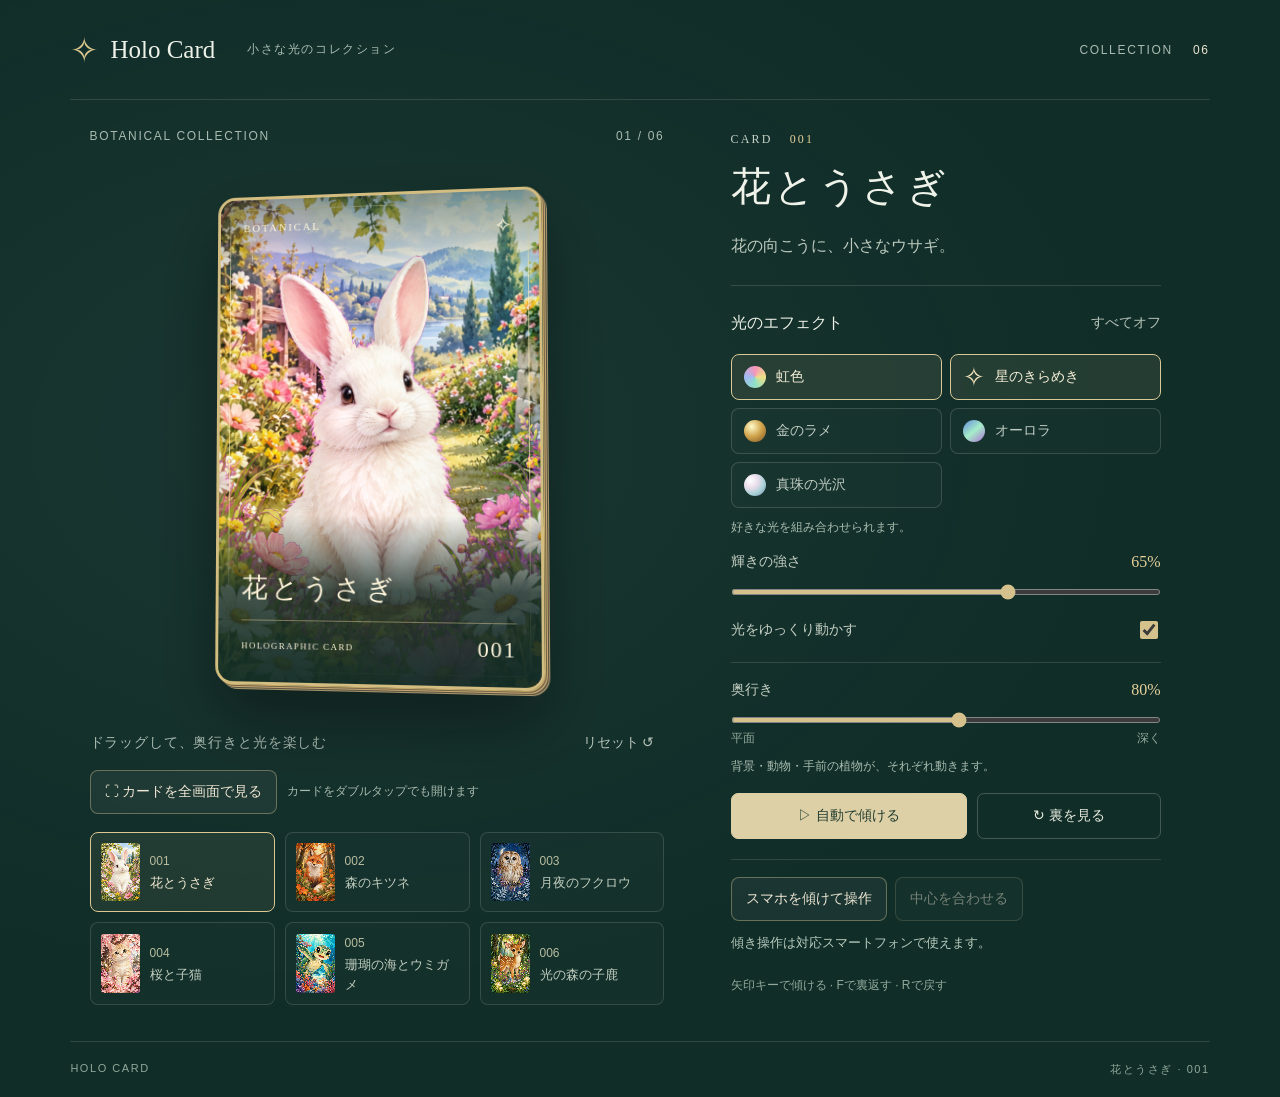
<file: index.html>
<!doctype html><html lang="ja"><head><meta charset="utf-8"><meta name="viewport" content="width=device-width,initial-scale=1"><meta name="theme-color" content="#102d28"><meta name="description" content="花とうさぎ、森のキツネ、月夜のフクロウ。光と奥行きを楽しむカードコレクション。"><title>Holo Card | 光のコレクション</title><link rel="stylesheet" href="style.css"></head><body>
<header><a href="./" class="brand"><span class="brand-mark">✧</span> Holo Card <span class="brand-sub">小さな光のコレクション</span></a><span class="collection-count">COLLECTION <b>03</b></span></header>
<main><section class="viewer" aria-label="カード鑑賞"><div class="viewer-top"><span id="collection-label">BOTANICAL COLLECTION</span><span id="face-label">01 / 03</span></div><div class="stage" id="stage"><div class="card" id="card" tabindex="0" role="group" aria-label="カード。ドラッグまたは矢印キーで傾けられます。"><div class="face front"><div id="fallback" aria-hidden="true"><img src="rabbit.png" alt=""></div><canvas id="holo" aria-hidden="true"></canvas><div class="frame"></div><div class="card-top"><span id="card-collection">BOTANICAL</span><span>✧</span></div><div class="card-bottom"><p id="printed-title">花とうさぎ</p><div><span>HOLOGRAPHIC CARD</span><b id="printed-number">001</b></div></div></div><div class="face back"><div class="back-border"><span class="back-top" id="back-collection">BOTANICAL COLLECTION</span><span class="back-emblem">✧</span><p id="back-title">花とうさぎ</p><span class="back-id" id="back-number">001</span><span class="back-foot">HOLO CARD</span></div></div></div><p class="loading" id="loading" role="status">カードを準備しています…</p></div><div class="viewer-bottom"><span id="hint">ドラッグして、奥行きと光を楽しむ</span><button id="reset" class="text-button" type="button">リセット ↺</button></div>
<div class="view-tools"><button id="expand" type="button">⛶ カードを全画面で見る</button><span>カードをダブルタップでも開けます</span></div>
<div class="gallery" id="gallery" aria-label="カードを選ぶ"></div></section>
<aside><div class="card-info"><p class="eyebrow">CARD <span id="info-number">001</span></p><h1 id="info-title">花とうさぎ</h1><p class="intro" id="description">花の向こうに、小さなウサギ。</p></div>
<div class="control-box"><div class="control-head"><h2>光のエフェクト</h2><button id="clear-effects" class="text-button" type="button">すべてオフ</button></div><div class="effects" aria-label="組み合わせて選べるエフェクト"><button type="button" data-effect="rainbow" aria-pressed="true"><span class="swatch rainbow"></span><span>虹色</span></button><button type="button" data-effect="stars" aria-pressed="true"><span class="swatch stars">✧</span><span>星のきらめき</span></button><button type="button" data-effect="gold" aria-pressed="false"><span class="swatch gold"></span><span>金のラメ</span></button><button type="button" data-effect="aurora" aria-pressed="false"><span class="swatch aurora"></span><span>オーロラ</span></button><button type="button" data-effect="pearl" aria-pressed="false"><span class="swatch pearl"></span><span>真珠の光沢</span></button></div><p class="control-note">好きな光を組み合わせられます。</p>
<label for="foil">輝きの強さ <output id="foil-value">65%</output></label><input id="foil" type="range" min="0" max="100" value="65"><div class="toggle-row"><label for="animate-light">光をゆっくり動かす</label><input id="animate-light" type="checkbox" checked></div>
<div class="depth-control"><label for="depth">奥行き <output id="depth-value">80%</output></label><input id="depth" type="range" min="0" max="150" value="80"><div class="range-labels"><span>平面</span><span>深く</span></div><p class="control-note">背景・動物・手前の植物が、それぞれ動きます。</p></div>
<div class="buttons"><button id="auto" class="primary" aria-pressed="false" type="button">▷ 自動で傾ける</button><button id="flip" type="button">↻ 裏を見る</button></div>
<div class="motion-controls"><button id="gyro" type="button" aria-pressed="false">スマホを傾けて操作</button><button id="calibrate" type="button" disabled>中心を合わせる</button><p id="motion-status" role="status">傾き操作は対応スマートフォンで使えます。</p></div>
<p class="keyboard">矢印キーで傾ける · Fで裏返す · Rで戻す</p></div><p id="status" role="status" class="status"></p></aside></main><footer><span>HOLO CARD</span><span id="footer-title">花とうさぎ · 001</span></footer>
<dialog id="immersive" aria-label="カード全画面鑑賞"><button id="close-immersive" class="close-immersive" type="button" aria-label="全画面表示を閉じる">× 閉じる</button><div id="immersive-stage"></div><div class="immersive-tools"><button id="immersive-flip" type="button">↻ 裏返す</button><button id="immersive-reset" type="button">↺ 戻す</button><button id="immersive-gyro" type="button" aria-pressed="false">スマホを傾けて操作</button><button id="immersive-calibrate" type="button" disabled>中心を合わせる</button></div><p id="immersive-status" role="status"></p></dialog>
<link rel="stylesheet" href="experience.css"><script src="app.js" defer></script><script src="experience.js" defer></script></body></html>
</file>
<file: style.css>
*{box-sizing:border-box} :root{color-scheme:dark;font-family:Arial,"Hiragino Kaku Gothic ProN","Noto Sans JP",sans-serif;color:#eef2e9;background:#102d28;font-synthesis:none}body{margin:0;background:radial-gradient(ellipse at 26% 40%,#284b3e 0,transparent 58%),#102d28}button,a,input{-webkit-tap-highlight-color:transparent}button{font:inherit;cursor:pointer}button:focus-visible,a:focus-visible,.card:focus-visible{outline:2px solid #f1d48d;outline-offset:6px}header{height:100px;margin:0 5.5%;border-bottom:1px solid #ffffff20;display:flex;align-items:center;justify-content:space-between}.brand{color:inherit;text-decoration:none;font-family:Georgia,serif;font-size:25px;display:flex;align-items:center;gap:12px}.brand-mark{color:#d8c78e;font-size:34px}.brand-sub{font-family:Arial,sans-serif;font-size:12px;letter-spacing:.13em;color:#aabcb2;margin-left:20px}.collection-count{color:#aabcb2;font-size:12px;letter-spacing:.14em}.collection-count b{font-weight:400;color:#eee7d1;margin-left:15px}main{max-width:1440px;margin:auto;display:grid;grid-template-columns:minmax(0,1.4fr) minmax(310px,1fr);gap:7%;padding:34px 7% 36px;min-height:calc(100svh - 155px)}.viewer{min-width:0;display:flex;flex-direction:column}.viewer-top,.viewer-bottom{display:flex;justify-content:space-between;color:#a9bbb0;font-size:12px;letter-spacing:.14em}.viewer-top{padding:5px 0 8px}.viewer-bottom{font-size:14px;letter-spacing:.06em;padding:15px 0 2px}.stage{flex:1;min-height:525px;display:flex;align-items:center;justify-content:center;perspective:1250px;position:relative}.card{position:relative;width:min(355px,80%);aspect-ratio:2/3;transform-style:preserve-3d;transform:rotateX(3deg) rotateY(-9deg);touch-action:none;cursor:grab;user-select:none;box-shadow:0 30px 70px #0005;border-radius:18px;will-change:transform}.card:active{cursor:grabbing}.face{position:absolute;inset:0;backface-visibility:hidden;border-radius:18px;overflow:hidden;border:3px solid #d4bd80;background:#d5c58e}.front{transform:translateZ(2px)}.front img,.front canvas{position:absolute;width:100%;height:100%;inset:0;object-fit:cover}.front canvas{opacity:0;transition:opacity .3s}.frame{position:absolute;inset:10px;border:1px solid #fff1ba99;border-radius:9px;pointer-events:none}.card-top{position:absolute;inset:0 0 auto;display:flex;justify-content:space-between;padding:23px 24px 38px;background:linear-gradient(#16352d80,transparent);color:#fff8dc;font:11px Georgia,serif;letter-spacing:.18em}.card-top span:last-child{font-size:21px}.card-bottom{position:absolute;bottom:0;left:0;right:0;padding:55px 24px 23px;background:linear-gradient(transparent,#142b25cc 45%,#122c26f5);color:#fff5db}.card-bottom p{font-family:Georgia,"Yu Mincho","Hiragino Mincho ProN",serif;font-size:27px;letter-spacing:.15em;margin:0 0 14px}.card-bottom div{border-top:1px solid #ead69b70;display:flex;align-items:center;justify-content:space-between;padding-top:12px}.card-bottom span{font:9px Georgia,serif;letter-spacing:.16em}.card-bottom b{font:22px Georgia,serif;letter-spacing:.08em}.back{transform:rotateY(180deg) translateZ(2px);background:radial-gradient(circle at center,#325746,#102a26);color:#dac58c}.back-border{position:absolute;inset:15px;border:1px solid #d4bd8070;border-radius:5px;display:flex;flex-direction:column;align-items:center;justify-content:center}.back-top{position:absolute;top:25px;font:10px Georgia,serif;letter-spacing:.15em}.back-emblem{font:125px Georgia,serif}.back p{font:24px "Yu Mincho",serif;letter-spacing:.15em}.back-id{font:32px Georgia,serif}.back-foot{position:absolute;bottom:27px;font:11px Georgia,serif;letter-spacing:.3em}aside{align-self:center;max-width:430px;padding:30px 0}.eyebrow{font:12px Georgia,serif;letter-spacing:.18em;color:#c5d2c5}.eyebrow span{color:#e5d19a;margin-left:12px}h1{font:normal clamp(32px,3.1vw,46px) "Yu Mincho","Hiragino Mincho ProN",Georgia,serif;letter-spacing:.08em;margin:20px 0}.intro{font-size:16px;line-height:2;color:#bdcbbf}.finish{display:inline-block;border:1px solid #b6c3a442;border-radius:30px;padding:8px 13px;font-size:12px;color:#d7d5b1;margin-top:8px}.control-box{border-top:1px solid #ffffff23;margin-top:33px;padding-top:23px}.control-head{display:flex;justify-content:space-between;align-items:center;margin-bottom:22px}h2{font-size:16px;font-weight:400;margin:0}.text-button{border:0;background:none;color:#b7c5b9;font-size:14px;padding:8px 0 8px 15px}label{display:flex;justify-content:space-between;font-size:14px;color:#c5d0c4}output{font:16px Georgia,serif;color:#e5d09a}input[type=range]{width:100%;accent-color:#d5c18c;cursor:pointer;margin:18px 0 7px;height:6px}.range-labels{display:flex;justify-content:space-between;font-size:12px;color:#91a89a}.buttons{display:flex;gap:10px;margin-top:24px}.buttons button{border:1px solid #ffffff35;border-radius:7px;background:transparent;color:#e4e9db;min-height:46px;padding:10px 16px;font-size:14px;flex:1}.buttons .primary{background:#ddcfa6;color:#223e31;border-color:#ddcfa6;flex:1.35}.buttons button:hover{filter:brightness(1.1);border-color:#dfd0a5}.keyboard{font-size:12px;color:#91a89a;line-height:1.8;margin-top:18px}.collection-item{display:flex;gap:15px;align-items:center;margin-top:26px;padding:17px 0;border-top:1px solid #ffffff20;border-bottom:1px solid #ffffff20}.collection-item img{width:39px;height:58px;object-fit:cover;border-radius:4px;border:1px solid #d7c48e}.collection-item span{font-size:10px;letter-spacing:.15em;color:#92aa9b}.collection-item p{font-size:14px;margin:7px 0 0}.collection-item b{font:17px Georgia,serif;margin-left:auto;color:#d1c392}.status{font-size:14px;color:#d7cfae;line-height:1.7;margin:12px 0 0}.status:empty{display:none}footer{display:flex;justify-content:space-between;margin:0 5.5%;padding:20px 0;border-top:1px solid #ffffff20;color:#91a89a;font-size:11px;letter-spacing:.14em}@media(min-width:1500px){.card{width:400px}.stage{min-height:625px}}@media(max-width:760px){header{height:75px;margin:0 6%}.brand{font-size:22px}.brand-sub{display:none}.collection-count{font-size:10px}main{grid-template-columns:1fr;padding:22px 7% 30px;gap:5px}.viewer-top{font-size:10px}.stage{min-height:470px;padding:22px 0}.card{width:min(300px,82vw)}aside{width:100%;max-width:none;padding:26px 0 0}h1{font-size:32px;margin:13px 0}.intro{font-size:15px}.card-info{position:relative}.finish{position:absolute;right:0;top:0;font-size:11px}.control-box{margin-top:23px}.collection-item{margin-top:23px}.keyboard{font-size:12px}.viewer-bottom{font-size:12px}}@media(prefers-reduced-motion:reduce){*{transition:none!important}}
/* Collection and layered effects */
body{transition:background-color .5s;background:radial-gradient(ellipse at 26% 40%,#ffffff0c,transparent 60%),var(--scene,#102d28)}main{padding-top:24px;gap:6%;grid-template-columns:minmax(0,1.25fr) minmax(340px,1fr)}aside{padding:8px 0}.stage{min-height:510px}.card{width:min(330px,78%)}.viewer-bottom{align-items:center;padding:0}.viewer-bottom .text-button{padding:10px}.control-box{margin-top:23px;padding-top:20px}.control-head{margin-bottom:14px}.intro{margin-bottom:0}.effects{display:grid;grid-template-columns:repeat(2,minmax(0,1fr));gap:8px}.effects button{display:flex;align-items:center;gap:10px;background:#ffffff04;border:1px solid #ffffff27;border-radius:8px;color:#becbc1;min-height:46px;padding:8px 12px;text-align:left;font-size:14px}.effects button[aria-pressed=true]{background:#d8c99618;border-color:#d8c996;color:#f6efd8}.effects button:hover{background:#ffffff12}.swatch{width:22px;height:22px;border-radius:50%;flex:none}.swatch.rainbow{background:conic-gradient(#f694b9,#eedf84,#8ee0c7,#a1baf4,#f694b9)}.swatch.stars{color:#f5e5bc;text-align:center;line-height:22px;font-size:26px}.swatch.gold{background:radial-gradient(circle at 35% 30%,#fffbc9,#d0a34b 48%,#785221)}.swatch.aurora{background:linear-gradient(140deg,#6389db,#a5edc9,#ae73d5)}.swatch.pearl{background:radial-gradient(circle at 30% 30%,#fff,#e8dce9 35%,#a2d0d6 65%,#7777a1)}.control-note{font-size:12px;color:#a8bbae;line-height:1.6;margin:10px 0 16px}.toggle-row{display:flex;align-items:center;justify-content:space-between;margin:16px 0 20px}.toggle-row input{accent-color:#d5c18c;width:18px;height:18px;cursor:pointer}.depth-control{padding-top:18px;border-top:1px solid #ffffff20}.buttons{margin-top:17px}.gallery{display:grid;grid-template-columns:repeat(3,minmax(0,1fr));gap:10px;margin-top:18px}.gallery button{color:#c1cdbf;background:#ffffff04;border:1px solid #ffffff23;border-radius:8px;padding:10px;display:flex;align-items:center;gap:10px;text-align:left;min-width:0}.gallery button[aria-pressed=true]{border-color:#dac792;background:#d8c99613;color:#f4ead4}.gallery button:hover{background:#ffffff12}.thumb{width:39px;aspect-ratio:2/3;flex:none;overflow:hidden;border-radius:3px;background:#193b30}.thumb canvas{width:100%;height:100%;display:block}.gallery .label{min-width:0}.gallery small{font-size:12px;color:#b8bd9f}.gallery strong{display:block;font-size:13px;font-weight:400;line-height:1.5;margin-top:4px;overflow-wrap:anywhere}.loading{position:absolute;bottom:0;left:0;right:0;text-align:center;font-size:13px;color:#edddab}.loading[hidden]{display:none}.front #fallback{position:absolute;inset:0;overflow:hidden}.front #fallback img,.front #fallback canvas{position:absolute;inset:0;width:100%;height:100%;opacity:1;transition:none;object-fit:cover}.front #fallback canvas{will-change:transform}.front #holo{position:absolute;inset:0;width:100%;height:100%}.card{--edge:#d4bd80}.face{border-color:var(--edge)}.card-info h1{margin:13px 0 12px}.card-info .eyebrow{margin-top:0}.keyboard{margin-bottom:0}
@media(min-width:1500px){.card{width:370px}.stage{min-height:590px}}
@media(max-width:900px) and (min-width:761px){main{padding:24px 4%;gap:4%;grid-template-columns:minmax(0,1fr) minmax(310px,1fr)}.gallery button{flex-direction:column;align-items:flex-start}.gallery strong{font-size:12px}}
@media(max-width:760px){main{grid-template-columns:1fr;padding:18px 6% 28px;gap:28px}.stage{min-height:465px}.card{width:min(285px,78vw)}.gallery{margin-top:12px;gap:7px}.gallery button{padding:8px;gap:7px}.thumb{width:30px}.gallery strong{font-size:12px}.gallery small{font-size:12px}aside{padding-top:0}.control-box{margin-top:18px}.card-info h1{font-size:31px}.effects{grid-template-columns:repeat(2,minmax(0,1fr))}.viewer-bottom{letter-spacing:0}.viewer-top{font-size:10px}.control-note{font-size:13px}.keyboard{font-size:12px}.brand-sub{display:none}}
@media(max-width:370px){.gallery button{flex-direction:column;align-items:flex-start}.gallery .thumb{width:40px}.stage{min-height:420px}}
</file>
<file: experience.css>
.view-tools{display:flex;flex-wrap:wrap;gap:10px;align-items:center;margin-top:8px}
.view-tools button,.motion-controls button,.immersive-tools button,.close-immersive{font:inherit;font-size:14px;color:#eee6d3;background:#ffffff0c;border:1px solid #d9c89766;border-radius:8px;padding:11px 14px;min-height:44px;cursor:pointer}
.view-tools span{color:#a8bbae;font-size:12px}
.motion-controls{display:flex;flex-wrap:wrap;gap:8px;border-top:1px solid #ffffff20;margin-top:20px;padding-top:17px}
.motion-controls p{flex-basis:100%;font-size:13px;color:#b8cbbd;line-height:1.7;margin:3px 0}
button:disabled{opacity:.45;cursor:default}
button[aria-pressed=true]#gyro,button[aria-pressed=true]#immersive-gyro{background:#ddcfa6;color:#19362b}
.immersive-open{overflow:hidden}
#immersive{position:fixed;inset:0;box-sizing:border-box;margin:0;width:100%;height:100%;height:100dvh;max-width:none;max-height:none;padding:0;border:0;background:radial-gradient(ellipse at center,#23382e,#070d0b 75%);color:#eee9dc;overflow:hidden}
#immersive::backdrop{background:#060b09}
#immersive[open]{display:flex;flex-direction:column;align-items:center;justify-content:center}
.close-immersive{position:absolute;right:max(16px,env(safe-area-inset-right));top:max(14px,env(safe-area-inset-top));z-index:3;background:#0c1713cc}
#immersive-stage{width:100%;flex:1;min-height:0;display:flex;align-items:center;justify-content:center;padding:65px 20px 12px}
#immersive .stage{width:100%;height:100%;min-height:0;flex:none;padding:0;perspective:1500px}
#immersive .card{width:min(72vw,calc((100dvh - 205px)*.6667),650px);flex:none}
.immersive-tools{display:flex;flex-wrap:wrap;justify-content:center;gap:8px;padding:8px 12px 0;flex:none;max-width:100%}
#immersive-status{font-size:12px;color:#bbccbd;text-align:center;min-height:18px;margin:8px 16px max(12px,env(safe-area-inset-bottom));line-height:1.5}
.card{box-shadow:1px 1px #c9ae6b,2px 2px #786142,3px 3px #c1aa78,4px 4px #5a503d,5px 5px #a7956c,0 30px 70px #0006}
#immersive .card{box-shadow:1px 1px #c9ae6b,2px 2px #786142,3px 3px #c1aa78,4px 4px #5a503d,5px 5px #a7956c,0 45px 95px #0009}
@media(max-width:760px){.gallery{grid-template-columns:repeat(3,minmax(0,1fr))}.view-tools{justify-content:center}.view-tools span{width:100%;text-align:center}.motion-controls button{font-size:13px}#immersive-stage{padding:58px 10px 5px}#immersive .card{width:min(78vw,calc((100dvh - 240px)*.6667),600px)}.immersive-tools button{padding:8px 11px;font-size:12px}}
@media(orientation:landscape) and (max-height:550px){#immersive-stage{padding:18px 120px 8px}#immersive .card{width:calc((100dvh - 94px)*.6667)}.close-immersive{top:12px;right:12px}.immersive-tools{gap:6px;padding:0 70px}#immersive-status{margin:5px 12px;min-height:14px;font-size:11px}.immersive-tools button{font-size:12px;min-height:34px;padding:5px 10px}}
</file>
